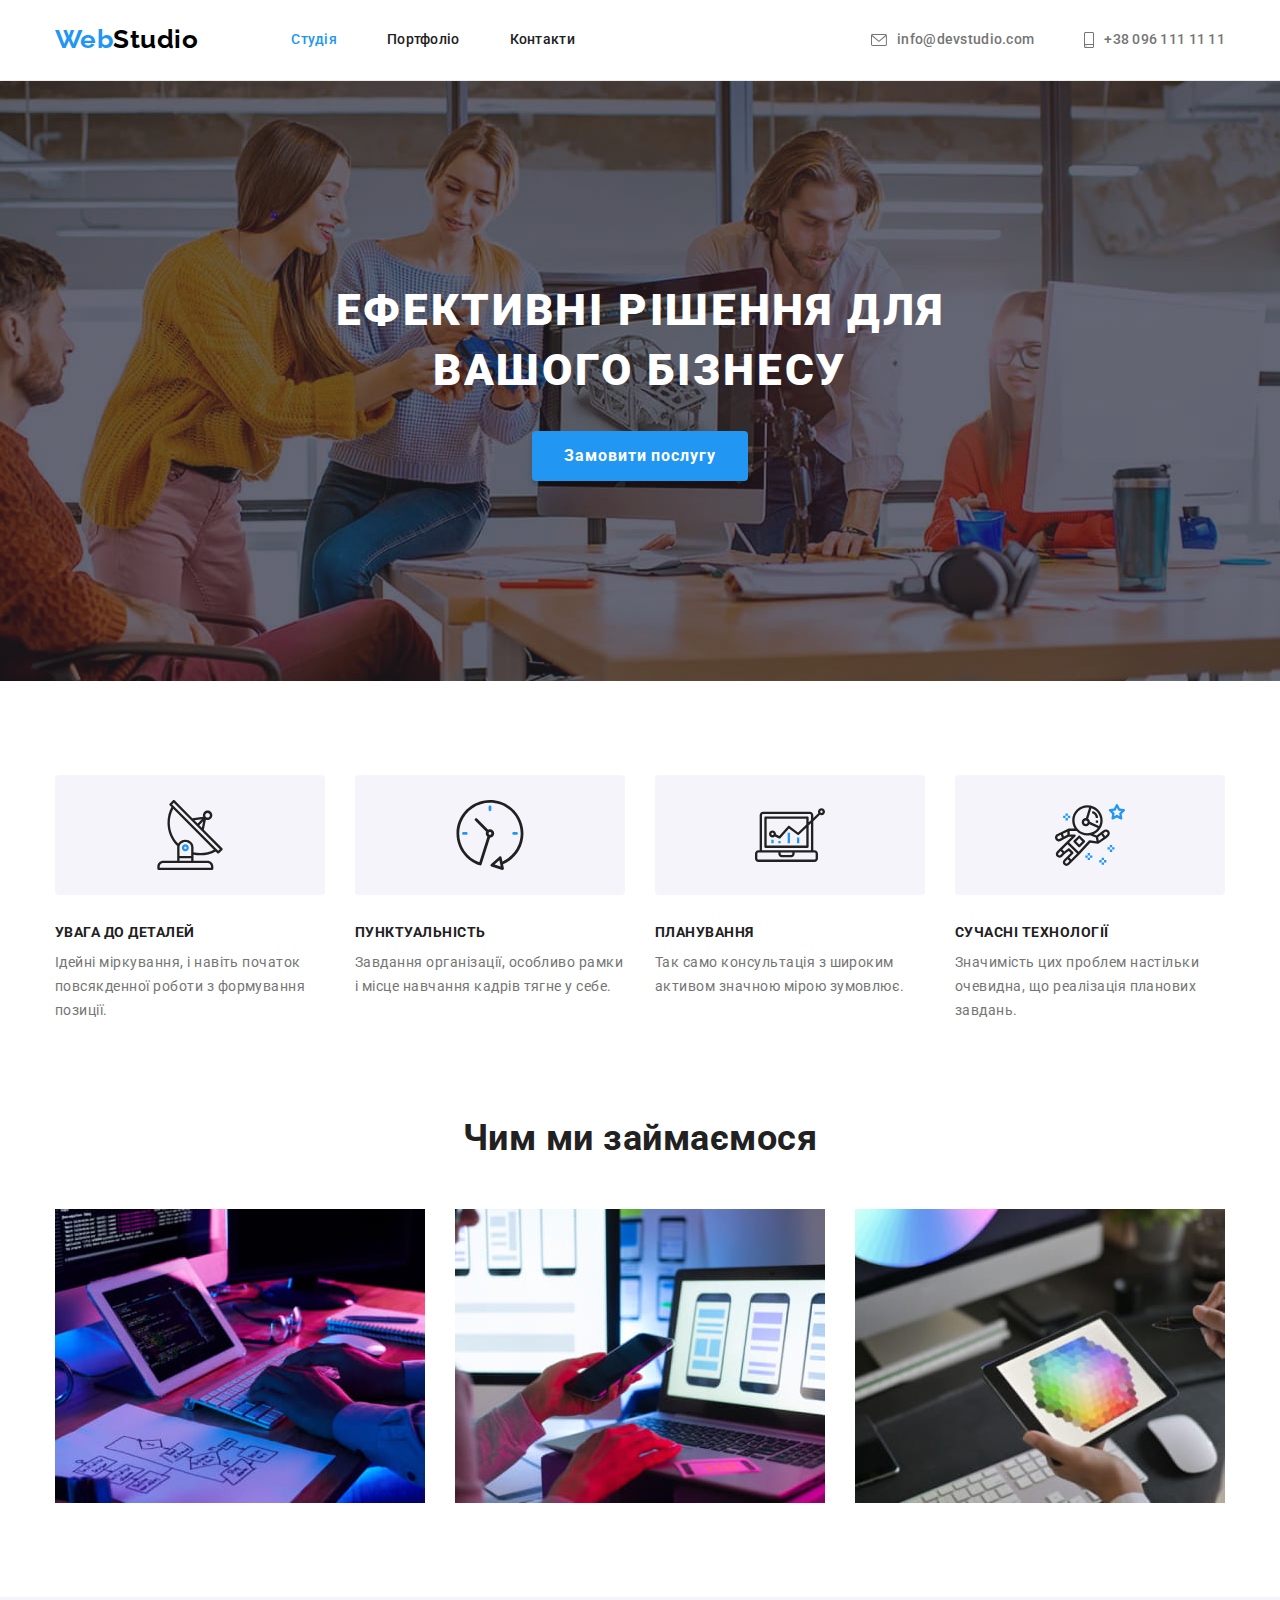
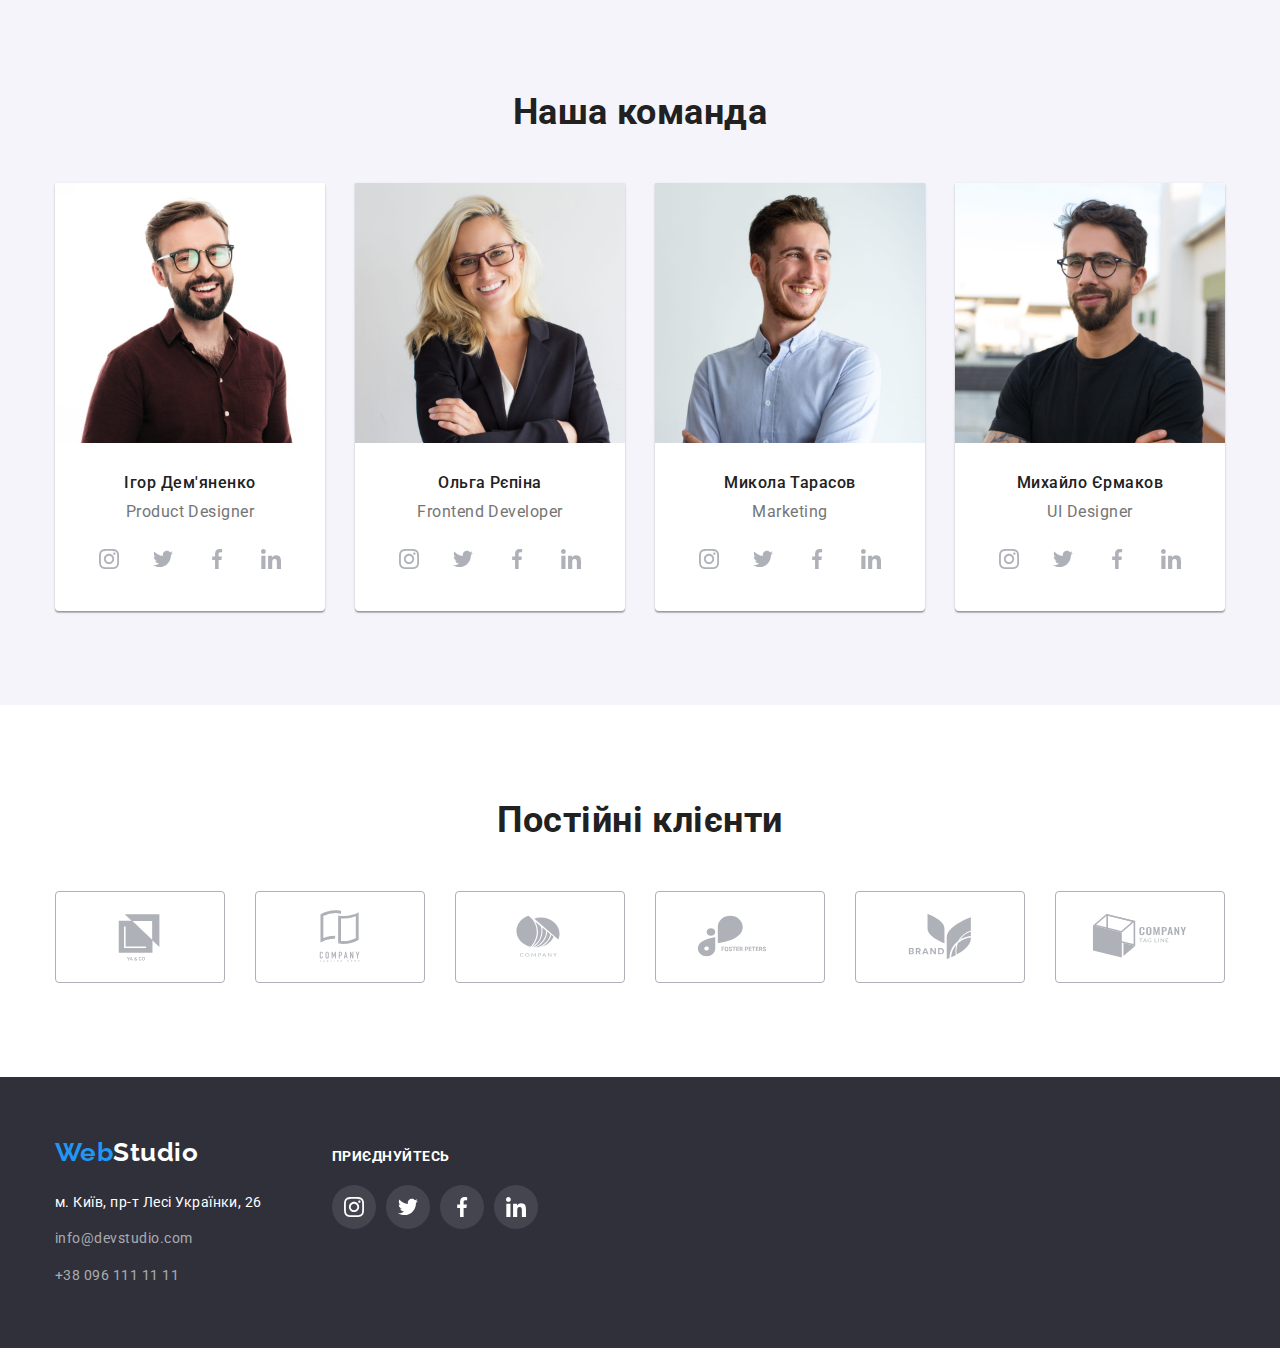
<file: index.html>
<!DOCTYPE html>
<html lang="uk">
  <head>
    <meta charset="UTF-8" />
    <meta http-equiv="X-UA-Compatible" content="IE=edge" />
    <meta name="viewport" content="width=device-width, initial-scale=1.0" />
    <title>Студія</title>
    <link
      href="https://fonts.googleapis.com/css2?family=Raleway:wght@700&family=Roboto:wght@400;500;700;900&display=swap"
      rel="stylesheet"
    />
    <link
      rel="stylesheet"
      href="https://cdnjs.cloudflare.com/ajax/libs/modern-normalize/1.1.0/modern-normalize.min.css"
    />
    <link rel="stylesheet" href="./css/styles.css" />
  </head>
  <body>
    <header class="header">
      <div class="container">
        <div class="main-nav">
          <nav class="site-nav">
            <a href="./index.html" class="logo">Web<span>Studio</span></a>
            <ul class="site-nav list">
              <li class="item">
                <a href="./index.html" class="link current">Студія</a>
              </li>
              <li class="item">
                <a href="./portfolio.html" class="link">Портфоліо</a>
              </li>
              <li class="item"><a href="#" class="link">Контакти</a></li>
            </ul>
          </nav>
          <ul class="auth-nav list">
            <li class="mail-item item">
              <a href="mailto:info@devstudio.com" class="auth-nav-link link">
                <svg class="mail-icon" width="16" height="12">
                  <use href="./images/symbol-defs.svg#icon-mail"></use>
                </svg>
                info@devstudio.com</a
              >
            </li>
            <li class="smartphone-item item">
              <a href="tel:+380961111111" class="auth-nav-link link">
                <svg class="smartphone-icon" width="10" height="16">
                  <use href="./images/symbol-defs.svg#icon-smartphone"></use>
                </svg>
                +38 096 111 11 11</a
              >
            </li>
          </ul>
        </div>
      </div>
    </header>
    <main>
      <section class="hero section">
        <div class="container">
          <h1 class="title">Ефективні рішення для вашого бізнесу</h1>
          <button type="button" class="button">Замовити послугу</button>
        </div>
      </section>
      <section class="features section">
        <div class="container">
          <h2 class="visually-hidden">Особливості</h2>
          <ul class="list">
            <li class="item">
              <div class="features-background">
                <svg class="features-icon" width="70" height="70">
                  <use href="./images/symbol-defs.svg#icon-antenna"></use>
                </svg>
              </div>

              <h3 class="title">УВАГА ДО ДЕТАЛЕЙ</h3>
              <p class="text">
                Ідейні міркування, і навіть початок повсякденної роботи з
                формування позиції.
              </p>
            </li>
            <li class="item">
              <div class="features-background">
                <svg class="features-icon" width="70" height="70">
                  <use href="./images/symbol-defs.svg#icon-clock"></use>
                </svg>
              </div>
              <h3 class="title">ПУНКТУАЛЬНІСТЬ</h3>
              <p class="text">
                Завдання організації, особливо рамки і місце навчання кадрів
                тягне у себе.
              </p>
            </li>
            <li class="item">
              <div class="features-background">
                <svg class="features-icon" width="70" height="70">
                  <use href="./images/symbol-defs.svg#icon-diagram"></use>
                </svg>
              </div>
              <h3 class="title">ПЛАНУВАННЯ</h3>
              <p class="text">
                Так само консультація з широким активом значною мірою зумовлює.
              </p>
            </li>
            <li class="item">
              <div class="features-background">
                <svg class="features-icon" width="70" height="70">
                  <use href="./images/symbol-defs.svg#icon-astronaut"></use>
                </svg>
              </div>
              <h3 class="title">СУЧАСНІ ТЕХНОЛОГІЇ</h3>
              <p class="text">
                Значимість цих проблем настільки очевидна, що реалізація
                планових завдань.
              </p>
            </li>
          </ul>
        </div>
      </section>
      <section class="examples section">
        <div class="container">
          <h2 class="title">Чим ми займаємося</h2>
          <ul class="list">
            <li class="item">
              <img src="./images/img-8.jpg" alt="Програмування" width="370" />
            </li>
            <li class="item">
              <img
                src="./images/img-2-2.jpg"
                alt="Розробка мобільних додатків"
                width="370"
              />
            </li>
            <li class="item">
              <img src="./images/img-3-2.jpg" alt="Веб-дизайн" width="370" />
            </li>
          </ul>
        </div>
      </section>
      <section class="team section">
        <div class="container">
          <h2 class="main-title">Наша команда</h2>
          <ul class="list">
            <li class="workers">
              <img
                class="photo"
                src="./images/img-4-2.jpg"
                alt="Член команди"
                width="270"
              />
              <h3 class="title">Ігор Дем'яненко</h3>
              <p lang="en" class="text">Product Designer</p>
              <ul class="social-link-list list">
                <li class="social-link-item">
                  <a class="social-link link" href="">
                    <svg class="social-link-icon" width="20" height="20">
                      <use href="./images/symbol-defs.svg#icon-instagram"></use>
                    </svg>
                  </a>
                </li>
                <li class="social-link-item">
                  <a class="social-link link" href="">
                    <svg class="social-link-icon" width="20" height="20">
                      <use href="./images/symbol-defs.svg#icon-twitter"></use>
                    </svg>
                  </a>
                </li>
                <li class="social-link-item">
                  <a class="social-link link" href="">
                    <svg class="social-link-icon" width="20" height="20">
                      <use href="./images/symbol-defs.svg#icon-facebook"></use>
                    </svg>
                  </a>
                </li>
                <li class="social-link-item">
                  <a class="social-link link" href="">
                    <svg class="social-link-icon" width="20" height="20">
                      <use href="./images/symbol-defs.svg#icon-linkedin"></use>
                    </svg>
                  </a>
                </li>
              </ul>
            </li>
            <li class="workers">
              <img
                class="photo"
                src="./images/img-5-2.jpg"
                alt="Член команди"
                width="270"
              />
              <h3 class="title">Ольга Рєпіна</h3>
              <p lang="en" class="text">Frontend Developer</p>
              <ul class="social-link-list list">
                <li class="social-link-item">
                  <a
                    class="social-link link"
                    href=""
                    target="_blank"
                    rel="noopener noreferrer"
                  >
                    <svg class="social-link-icon" width="20" height="20">
                      <use href="./images/symbol-defs.svg#icon-instagram"></use>
                    </svg>
                  </a>
                </li>
                <li class="social-link-item">
                  <a
                    class="social-link link"
                    href=""
                    target="_blank"
                    rel="noopener noreferrer"
                  >
                    <svg class="social-link-icon" width="20" height="20">
                      <use href="./images/symbol-defs.svg#icon-twitter"></use>
                    </svg>
                  </a>
                </li>
                <li class="social-link-item">
                  <a
                    class="social-link link"
                    href=""
                    target="_blank"
                    rel="noopener noreferrer"
                  >
                    <svg class="social-link-icon" width="20" height="20">
                      <use href="./images/symbol-defs.svg#icon-facebook"></use>
                    </svg>
                  </a>
                </li>
                <li class="social-link-item">
                  <a
                    class="social-link link"
                    href=""
                    target="_blank"
                    rel="noopener noreferrer"
                  >
                    <svg class="social-link-icon" width="20" height="20">
                      <use href="./images/symbol-defs.svg#icon-linkedin"></use>
                    </svg>
                  </a>
                </li>
              </ul>
            </li>
            <li class="workers">
              <img
                class="photo"
                src="./images/img-6-2.jpg"
                alt="Член команди"
                width="270"
              />
              <h3 class="title">Микола Тарасов</h3>
              <p lang="en" class="text">Marketing</p>
              <ul class="social-link-list list">
                <li class="social-link-item">
                  <a
                    class="social-link link"
                    href=""
                    target="_blank"
                    rel="noopener noreferrer"
                  >
                    <svg class="social-link-icon" width="20" height="20">
                      <use href="./images/symbol-defs.svg#icon-instagram"></use>
                    </svg>
                  </a>
                </li>
                <li class="social-link-item">
                  <a
                    class="social-link link"
                    href=""
                    target="_blank"
                    rel="noopener noreferrer"
                  >
                    <svg class="social-link-icon" width="20" height="20">
                      <use href="./images/symbol-defs.svg#icon-twitter"></use>
                    </svg>
                  </a>
                </li>
                <li class="social-link-item">
                  <a
                    class="social-link link"
                    href=""
                    target="_blank"
                    rel="noopener noreferrer"
                  >
                    <svg class="social-link-icon" width="20" height="20">
                      <use href="./images/symbol-defs.svg#icon-facebook"></use>
                    </svg>
                  </a>
                </li>
                <li class="social-link-item">
                  <a
                    class="social-link link"
                    href=""
                    target="_blank"
                    rel="noopener noreferrer"
                  >
                    <svg class="social-link-icon" width="20" height="20">
                      <use href="./images/symbol-defs.svg#icon-linkedin"></use>
                    </svg>
                  </a>
                </li>
              </ul>
            </li>
            <li class="workers">
              <img
                class="photo"
                src="./images/img-7-2.jpg"
                alt="Член команди"
                width="270"
              />
              <h3 class="title">Михайло Єрмаков</h3>
              <p lang="en" class="text">UI Designer</p>
              <ul class="social-link-list list">
                <li class="social-link-item">
                  <a
                    class="social-link link"
                    href=""
                    target="_blank"
                    rel="noopener noreferrer"
                  >
                    <svg class="social-link-icon" width="20" height="20">
                      <use href="./images/symbol-defs.svg#icon-instagram"></use>
                    </svg>
                  </a>
                </li>
                <li class="social-link-item">
                  <a
                    class="social-link link"
                    href=""
                    target="_blank"
                    rel="noopener noreferrer"
                  >
                    <svg class="social-link-icon" width="20" height="20">
                      <use href="./images/symbol-defs.svg#icon-twitter"></use>
                    </svg>
                  </a>
                </li>
                <li class="social-link-item">
                  <a
                    class="social-link link"
                    href=""
                    target="_blank"
                    rel="noopener noreferrer"
                  >
                    <svg class="social-link-icon" width="20" height="20">
                      <use href="./images/symbol-defs.svg#icon-facebook"></use>
                    </svg>
                  </a>
                </li>
                <li class="social-link-item">
                  <a
                    class="social-link link"
                    href=""
                    target="_blank"
                    rel="noopener noreferrer"
                  >
                    <svg class="social-link-icon" width="20" height="20">
                      <use href="./images/symbol-defs.svg#icon-linkedin"></use>
                    </svg>
                  </a>
                </li>
              </ul>
            </li>
          </ul>
        </div>
      </section>
      <section class="clients section">
        <div class="container">
          <h2 class="clients-title">Постійні клієнти</h2>
          <ul class="clients-list list">
            <li class="clients-item">
              <a
                class="clients-link link"
                href=""
                target="_blank"
                rel="noopener noreferrer"
              >
                <svg class="clients-logo" width="106" height="60">
                  <use href="./images/symbol-defs.svg#icon-Logo"></use></svg
              ></a>
            </li>
            <li class="clients-item">
              <a
                class="clients-link link"
                href=""
                target="_blank"
                rel="noopener noreferrer"
              >
                <svg class="clients-logo" width="106" height="60">
                  <use href="./images/symbol-defs.svg#icon-Logo-2"></use></svg
              ></a>
            </li>
            <li class="clients-item">
              <a class="clients-link link" href=""
                ><svg class="clients-logo" width="106" height="60">
                  <use href="./images/symbol-defs.svg#icon-Logo-3"></use></svg
              ></a>
            </li>
            <li class="clients-item">
              <a
                class="clients-link link"
                href=""
                target="_blank"
                rel="noopener noreferrer"
              >
                <svg class="clients-logo" width="106" height="60">
                  <use href="./images/symbol-defs.svg#icon-Logo-4"></use></svg
              ></a>
            </li>
            <li class="clients-item">
              <a
                class="clients-link link"
                href=""
                target="_blank"
                rel="noopener noreferrer"
              >
                <svg class="clients-logo" width="106" height="60">
                  <use href="./images/symbol-defs.svg#icon-Logo-5"></use></svg
              ></a>
            </li>
            <li class="clients-item">
              <a
                class="clients-link link"
                href=""
                target="_blank"
                rel="noopener noreferrer"
              >
                <svg class="clients-logo" width="106" height="60">
                  <use href="./images/symbol-defs.svg#icon-Logo-6"></use></svg
              ></a>
            </li>
          </ul>
        </div>
      </section>
    </main>
    <footer class="footer">
      <div class="container footer-wrapper">
        <div class="footer-container">
          <a href="./index.html" class="logo logo-footer"
            >Web<span>Studio</span></a
          >
          <address>
            <ul class="list">
              <li class="footer-item item">
                <a
                  href="https://goo.gl/maps/CPtrU1FHBa2aNyZL9"
                  target="_blank"
                  rel="noopener noreferrer"
                  class="adress"
                  >м. Київ, пр-т Лесі Українки, 26
                </a>
              </li>
              <li class="footer-item item">
                <a href="mailto:info@devstudio.com" class="link"
                  >info@devstudio.com</a
                >
              </li>
              <li class="footer-item item">
                <a href="tel:+380961111111" class="link">+38 096 111 11 11</a>
              </li>
            </ul>
          </address>
        </div>
        <div class="footer-action">
          <p class="action-title">приєднуйтесь</p>
          <ul class="action-list list">
            <li class="action-item item">
              <a
                href=""
                target="_blank"
                rel="noopener noreferrer"
                class="action-link link"
              >
                <svg class="action-icon" width="20" height="20">
                  <use href="./images/symbol-defs.svg#icon-instagram"></use>
                </svg>
              </a>
            </li>
            <li class="action-item">
              <a
                href=""
                target="_blank"
                rel="noopener noreferrer"
                class="action-link link"
              >
                <svg class="action-icon" width="20" height="20">
                  <use href="./images/symbol-defs.svg#icon-twitter"></use>
                </svg>
              </a>
            </li>
            <li class="action-item">
              <a
                href=""
                target="_blank"
                rel="noopener noreferrer"
                class="action-link link"
              >
                <svg class="action-icon" width="20" height="20">
                  <use href="./images/symbol-defs.svg#icon-facebook"></use>
                </svg>
              </a>
            </li>
            <li class="action-item">
              <a
                href=""
                target="_blank"
                rel="noopener noreferrer"
                class="action-link link"
              >
                <svg class="action-icon" width="20" height="20">
                  <use href="./images/symbol-defs.svg#icon-linkedin"></use>
                </svg>
              </a>
            </li>
          </ul>
        </div>
      </div>
    </footer>
  </body>
</html>
</file>
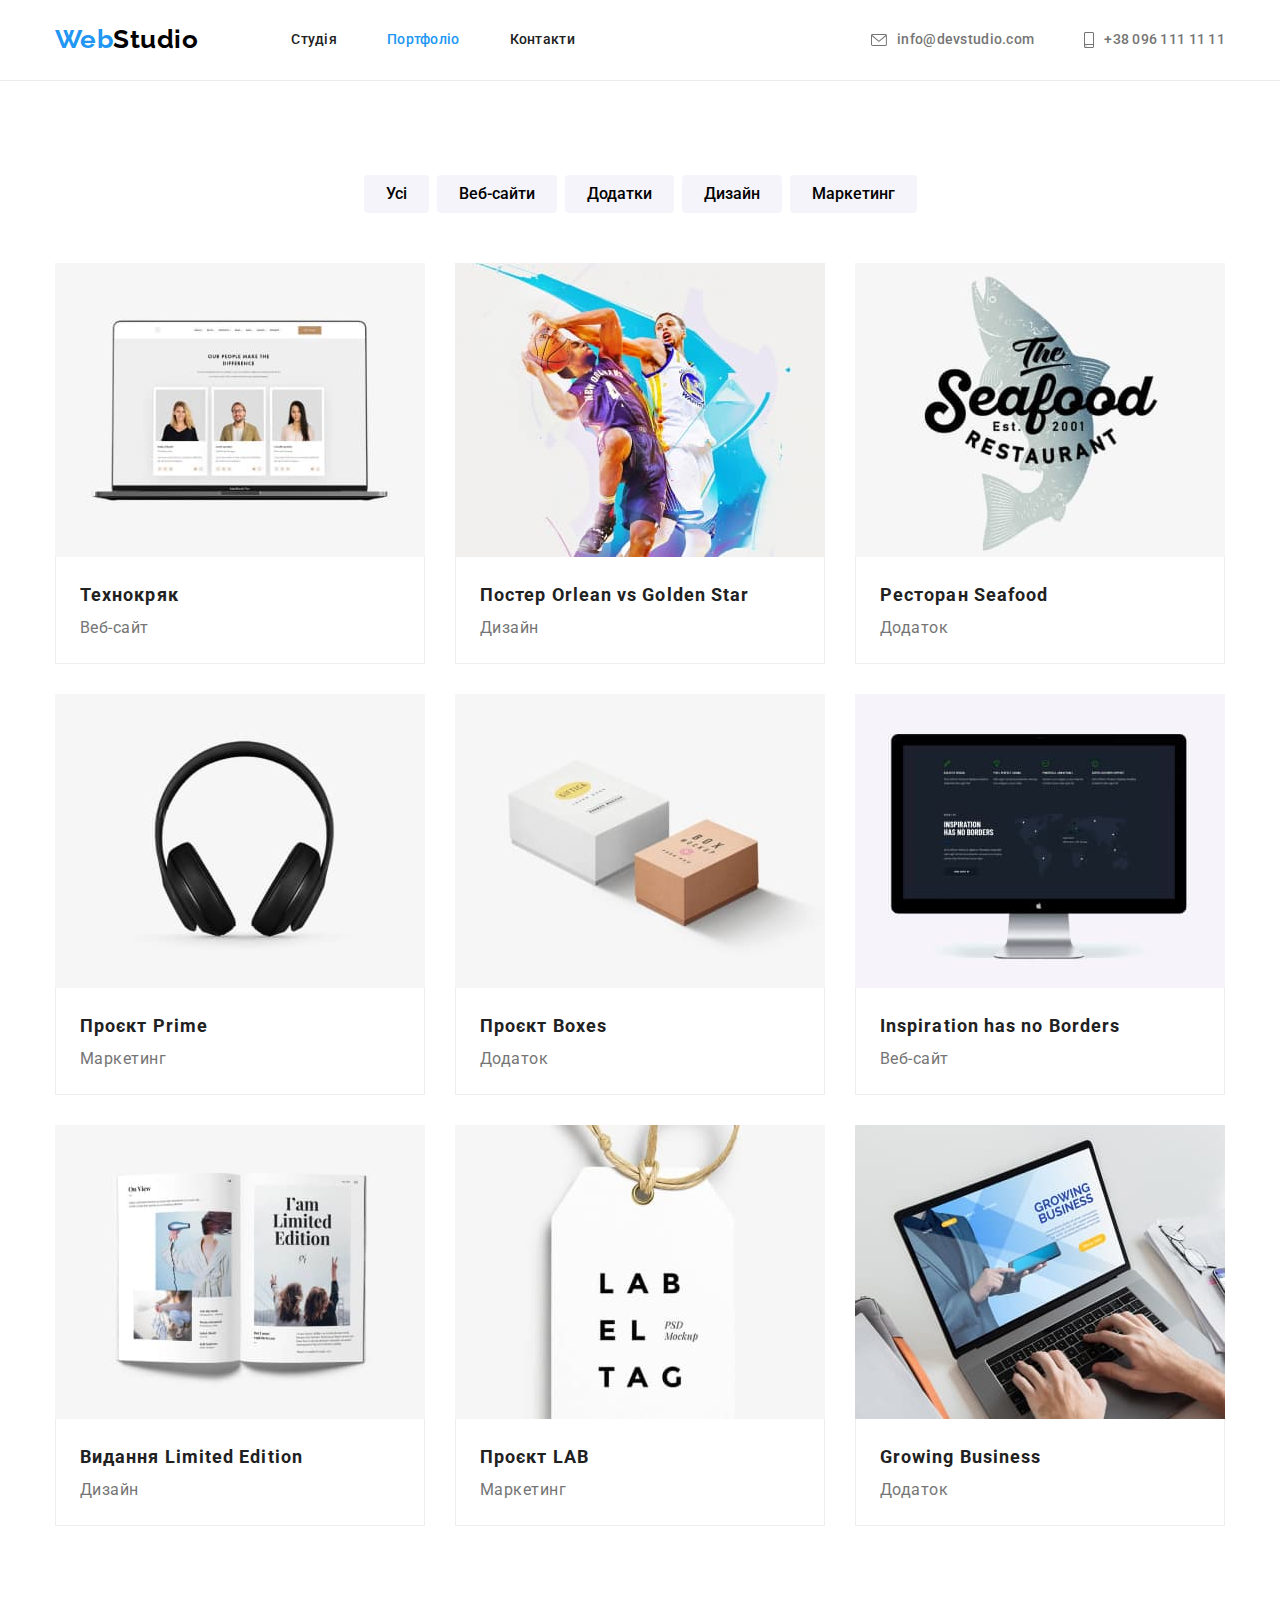
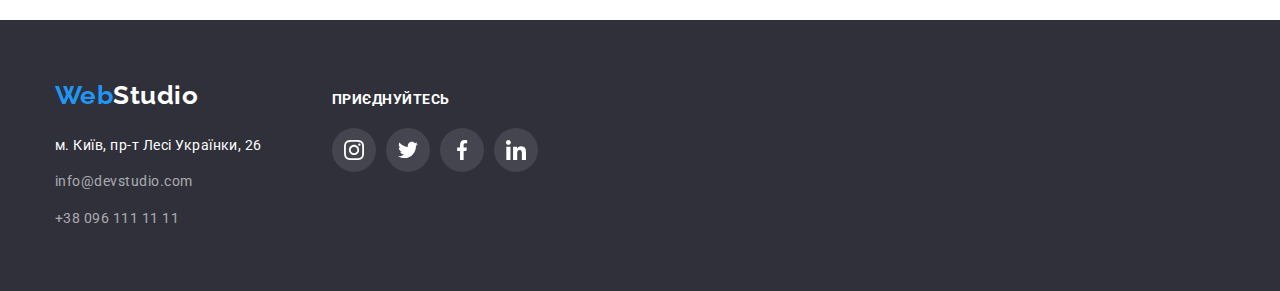
<file: portfolio.html>
<!DOCTYPE html>
<html lang="uk">
  <head>
    <meta charset="UTF-8" />
    <meta http-equiv="X-UA-Compatible" content="IE=edge" />
    <meta name="viewport" content="width=device-width, initial-scale=1.0" />
    <title>Студія</title>
    <link
      href="https://fonts.googleapis.com/css2?family=Raleway:wght@700&family=Roboto:wght@400;500;700;900&display=swap"
      rel="stylesheet"
    />
    <link
      rel="stylesheet"
      href="https://cdnjs.cloudflare.com/ajax/libs/modern-normalize/1.1.0/modern-normalize.min.css"
    />
    <link rel="stylesheet" href="./css/styles.css" />
  </head>
  <body>
    <header class="header">
      <div class="container">
        <div class="main-nav">
          <nav class="site-nav">
            <a href="./index.html" class="logo">Web<span>Studio</span></a>
            <ul class="site-nav list">
              <li class="item">
                <a href="./index.html" class="link">Студія</a>
              </li>
              <li class="item">
                <a href="./portfolio.html" class="link current">Портфоліо</a>
              </li>
              <li class="item"><a href="#" class="link">Контакти</a></li>
            </ul>
          </nav>
          <ul class="auth-nav list">
            <li class="mail-item item">
              <a href="mailto:info@devstudio.com" class="auth-nav-link link">
                <svg class="mail-icon" width="16" height="12">
                  <use href="./images/symbol-defs.svg#icon-mail"></use>
                </svg>
                info@devstudio.com</a
              >
            </li>
            <li class="smartphone-item item">
              <a href="tel:+380961111111" class="auth-nav-link link">
                <svg class="smartphone-icon" width="10" height="16">
                  <use href="./images/symbol-defs.svg#icon-smartphone"></use>
                </svg>
                +38 096 111 11 11</a
              >
            </li>
          </ul>
        </div>
      </div>
    </header>
    <main>
      <section class="portfolio section">
        <div class="container">
          <h1 class="visually-hidden">Наші роботи</h1>
          <ul class="list button-list">
            <li class="item">
              <button type="button" class="filter-button">Усі</button>
            </li>
            <li class="item">
              <button type="button" class="filter-button">Веб-сайти</button>
            </li>
            <li class="item">
              <button type="button" class="filter-button">Додатки</button>
            </li>
            <li class="item">
              <button type="button" class="filter-button">Дизайн</button>
            </li>
            <li class="item">
              <button type="button" class="filter-button">Маркетинг</button>
            </li>
          </ul>
          <ul class="list portfolio-list">
            <li class="portfolio-card">
              <a href="#" class="portfolio-link link">
                <img src="./images/portfolio1.jpg" alt="Проект" width="370" />
                <div class="portfolio-border">
                  <h2 class="title">Технокряк</h2>
                  <p class="text">Веб-сайт</p>
                </div>
              </a>
            </li>
            <li class="portfolio-card">
              <a href="#" class="portfolio-link link">
                <img src="./images/portfolio2.jpg" alt="Проект" width="370" />
                <div class="portfolio-border">
                  <h2 class="title">
                    Постер <span lang="en"> Orlean vs Golden Star</span>
                  </h2>
                  <p class="text">Дизайн</p>
                </div>
              </a>
            </li>
            <li class="portfolio-card">
              <a href="#" class="portfolio-link link">
                <img src="./images/portfolio3.jpg" alt="Проект" width="370" />
                <div class="portfolio-border">
                  <h2 class="title">Ресторан <span lang="en">Seafood</span></h2>
                  <p class="text">Додаток</p>
                </div>
              </a>
            </li>
            <li class="portfolio-card">
              <a href="#" class="portfolio-link link">
                <img src="./images/portfolio4.jpg" alt="Проект" width="370" />
                <div class="portfolio-border">
                  <h2 class="title">Проєкт <span lang="en">Prime</span></h2>
                  <p class="text">Маркетинг</p>
                </div>
              </a>
            </li>
            <li class="portfolio-card">
              <a href="#" class="portfolio-link link">
                <img src="./images/portfolio5.jpg" alt="Проект" width="370" />
                <div class="portfolio-border">
                  <h2 class="title">Проєкт <span lang="en">Boxes</span></h2>
                  <p class="text">Додаток</p>
                </div>
              </a>
            </li>
            <li class="portfolio-card">
              <a href="#" class="portfolio-link link">
                <img src="./images/portfolio6.jpg" alt="Проект" width="370" />
                <div class="portfolio-border">
                  <h2 lang="en" class="title">Inspiration has no Borders</h2>
                  <p class="text">Веб-сайт</p>
                </div>
              </a>
            </li>
            <li class="portfolio-card">
              <a href="#" class="portfolio-link link">
                <img src="./images/portfolio7.jpg" alt="Проект" width="370" />
                <div class="portfolio-border">
                  <h2 class="title">
                    Видання <span lang="en">Limited Edition</span>
                  </h2>
                  <p class="text">Дизайн</p>
                </div>
              </a>
            </li>
            <li class="portfolio-card">
              <a href="#" class="portfolio-link link">
                <img src="./images/portfolio8.jpg" alt="Проект" width="370" />
                <div class="portfolio-border">
                  <h2 class="title">Проєкт <span lang="en">LAB</span></h2>
                  <p class="text">Маркетинг</p>
                </div>
              </a>
            </li>
            <li class="portfolio-card">
              <a href="#" class="portfolio-link link">
                <img src="./images/portfolio9.jpg" alt="Проект" width="370" />
                <div class="portfolio-border">
                  <h2 lang="en" class="title">Growing Business</h2>
                  <p class="text">Додаток</p>
                </div>
              </a>
            </li>
          </ul>
        </div>
      </section>
    </main>
    <footer class="footer">
      <div class="container footer-wrapper">
        <div class="footer-container">
          <a href="./index.html" class="logo logo-footer"
            >Web<span>Studio</span></a
          >
          <address>
            <ul class="list">
              <li class="footer-item item">
                <a
                  href="https://goo.gl/maps/CPtrU1FHBa2aNyZL9"
                  target="_blank"
                  rel="noopener noreferrer"
                  class="adress"
                  >м. Київ, пр-т Лесі Українки, 26
                </a>
              </li>
              <li class="footer-item item">
                <a href="mailto:info@devstudio.com" class="link"
                  >info@devstudio.com</a
                >
              </li>
              <li class="footer-item item">
                <a href="tel:+380961111111" class="link">+38 096 111 11 11</a>
              </li>
            </ul>
          </address>
        </div>
        <div class="footer-action">
          <p class="action-title">приєднуйтесь</p>
          <ul class="action-list list">
            <li class="action-item item">
              <a
                href=""
                target="_blank"
                rel="noopener noreferrer"
                class="action-link link"
              >
                <svg class="action-icon" width="20" height="20">
                  <use href="./images/symbol-defs.svg#icon-instagram"></use>
                </svg>
              </a>
            </li>
            <li class="action-item">
              <a
                href=""
                target="_blank"
                rel="noopener noreferrer"
                class="action-link link"
              >
                <svg class="action-icon" width="20" height="20">
                  <use href="./images/symbol-defs.svg#icon-twitter"></use>
                </svg>
              </a>
            </li>
            <li class="action-item">
              <a
                href=""
                target="_blank"
                rel="noopener noreferrer"
                class="action-link link"
              >
                <svg class="action-icon" width="20" height="20">
                  <use href="./images/symbol-defs.svg#icon-facebook"></use>
                </svg>
              </a>
            </li>
            <li class="action-item">
              <a
                href=""
                target="_blank"
                rel="noopener noreferrer"
                class="action-link link"
              >
                <svg class="action-icon" width="20" height="20">
                  <use href="./images/symbol-defs.svg#icon-linkedin"></use>
                </svg>
              </a>
            </li>
          </ul>
        </div>
      </div>
    </footer>
  </body>
</html>
</file>
<file: css/styles.css>
/* основной цвет текста; #212121
вторичный цвет  #757575
акцент #2196F3
черный цвет лого #000000
белый цвет #FFFFFF
белый с прозрачностью rgba(255, 255, 255, 0.6);
background dark: #2F303A
background primary: #F5F5F5
/* background secondary:#F5F4FA  */

:root {
  --primary-color: #212121;
  --text-color: #757575;
  --accent: #2196f3;
  --logo-color: #000000;
  --white-color: #ffffff;
  --white-transparent: rgba(255, 255, 255, 0.6);
  --background-primary: #f5f5f5;
  --background-secondary: #f5f4fa;
  --background-dark: #2f303a;
  --border-color: #ececec;
}
html {
  box-sizing: border-box;
}

body {
  background-color: var(--white-color);
  color: var(--primary-color);
  font-family: "Roboto", sans-serif;

  line-height: 1.71;
  letter-spacing: 0.03em;
}
h1,
h2,
h3,
h4,
p,
ul,
li {
  margin: 0;
  padding: 0;
}
img {
  display: block;
}
.list {
  list-style: none;
}
.link {
  text-decoration: none;
}
.header {
  background-color: var(--white-color);
  border-bottom: 1px solid var(--border-color);
}

.logo {
  margin-right: 93px;
  padding-top: 24px;
  padding-bottom: 25px;
  color: var(--accent);
  text-decoration: none;
  font-family: "Raleway", sans-serif;
  font-weight: 700;
  font-size: 26px;
  line-height: 1.19;
}

.logo > span {
  color: var(--logo-color);
}
.container {
  width: 1200px;
  margin: 0 auto;
  padding-left: 15px;
  padding-right: 15px;
}
.section {
  padding-top: 94px;
  padding-bottom: 94px;
}
.main-nav {
  display: flex;
  align-items: center;
}
.site-nav {
  display: flex;
}
.site-nav .item:not(:last-child) {
  margin-right: 50px;
}

.site-nav .link {
  display: block;
  padding-top: 32px;
  padding-bottom: 32px;
  color: var(--primary-color);
  font-weight: 500;
  font-size: 14px;
  line-height: 1.14;
  letter-spacing: 0.02em;
}
.site-nav .link:hover,
.site-nav .link:focus {
  color: var(--accent);
}
.site-nav .link.current {
  color: var(--accent);
}
.auth-nav {
  display: flex;
  /* align-items: center; */
  margin-left: auto;
}
.auth-nav .item + .item {
  margin-left: 50px;
}
.auth-nav-link {
  display: flex;
  align-items: center;
  padding-top: 32px;
  padding-bottom: 32px;
  color: var(--text-color);
  font-weight: 500;
  font-size: 14px;
  line-height: 1.14;
  letter-spacing: 0.02em;
}
.mail-icon {
  fill: currentColor;
  margin-right: 10px;
}
.smartphone-icon {
  fill: currentColor;
  margin-right: 10px;
}
.auth-nav-link:hover,
.auth-nav-link:focus {
  color: var(--accent);
}

.smartphone-item:hover .smartphone-icon,
.smartphone-item:focus .smartphone-icon {
  fill: var(--accent);
}

.hero {
  max-width: 1600px;
  margin: 0 auto;

  background-color: #c4c4c4;
  background-image: linear-gradient(
      rgba(47, 48, 58, 0.4),
      rgba(47, 48, 58, 0.4)
    ),
    url(../images/bcg-img.jpg);
  background-repeat: no-repeat;
  background-position: center;
  background-size: cover;
  padding-top: 200px;
  padding-bottom: 200px;
}

.hero .title {
  margin: 0 auto;
  margin-bottom: 30px;
  max-width: 696px;

  color: var(--white-color);
  font-weight: 900;
  font-size: 44px;
  line-height: 1.36;
  text-align: center;
  letter-spacing: 0.06em;
  text-transform: uppercase;
}
.button {
  display: block;
  border-radius: 4px;
  border: none;
  box-shadow: 0px 4px 4px rgba(0, 0, 0, 0.15);
  padding: 10px 32px;
  min-width: 216px;
  margin: 0 auto;

  color: var(--white-color);
  background-color: var(--accent);
  font-family: inherit;
  font-weight: 700;
  font-size: 16px;
  line-height: 1.88;
  letter-spacing: 0.06em;
  cursor: pointer;
}
.button:hover,
.button:focus {
  background-color: #188ce8;
}
.visually-hidden {
  position: absolute;
  width: 1px;
  height: 1px;
  margin: -1px;
  border: 0;
  padding: 0;

  white-space: nowrap;
  clip-path: inset(100%);
  clip: rect(0 0 0 0);
  overflow: hidden;
}
.features .list {
  display: flex;
}
.features .item {
  max-width: 270px;
  margin-right: 30px;
}
.features .item:last-child {
  margin-right: 0;
}
.features .title {
  margin-bottom: 10px;
  font-weight: 700;
  font-size: 14px;
  line-height: 1.14;
  text-transform: uppercase;
}
.features .text {
  color: var(--text-color);
  font-size: 14px;
}

.features-background {
  display: flex;
  justify-content: center;
  align-items: center;
  width: 270px;
  height: 120px;
  border-radius: 4px;
  background-color: #f5f4fa;
  background-size: cover;
  margin-bottom: 30px;
}

.examples.section {
  padding-top: 0;
}
.examples .list {
  display: flex;
}
.examples .item:not(:last-child) {
  margin-right: 30px;
}
.examples .title {
  margin-bottom: 50px;
  text-align: center;
  font-weight: 700;
  font-size: 36px;
  line-height: 1.17;
}
.team {
  background-color: var(--background-secondary);
  text-align: center;
}
.team .list {
  display: flex;
}
.team .main-title {
  margin-bottom: 50px;
  font-weight: 700;
  font-size: 36px;
  line-height: 1.17;
}
.team .workers {
  background-color: var(--white-color);
}
.team .workers:not(:last-child) {
  margin-right: 30px;
}
.workers {
  box-shadow: 0px 1px 3px rgba(0, 0, 0, 0.12), 0px 1px 1px rgba(0, 0, 0, 0.14),
    0px 2px 1px rgba(0, 0, 0, 0.2);
  border-radius: 0px 0px 4px 4px;
}
.workers .photo {
  margin-bottom: 30px;
}
.workers .title {
  margin-bottom: 10px;
}
.workers .text {
  margin-bottom: 16px;
}
.team .title {
  font-weight: 500;
  font-size: 16px;
  line-height: 1.19;
}
.team .text {
  color: var(--text-color);
  font-size: 16px;
  line-height: 1.19;
}
.social-link-list {
  display: flex;
  gap: 10px;
  justify-content: center;
  padding-bottom: 30px;
}
.social-link-item {
  width: 44px;
  height: 44px;
}
.social-link {
  display: flex;
  justify-content: center;
  align-items: center;
  width: 100%;
  height: 100%;

  border-radius: 50%;

  color: #afb1b8;
}

.social-link-icon {
  fill: currentColor;
}

.social-link:hover,
.social-link:focus {
  background-color: var(--accent);
  color: var(--white-color);
}
/* .social-link:hover .social-link-icon,
.social-link:focus .social-link-icon {
  fill: #ffffff;
} */
.clients-title {
  margin-bottom: 50px;
  text-align: center;
  font-weight: 700;
  font-size: 36px;
  line-height: 1.17;
}
.clients-list {
  display: flex;
  gap: 30px;
}

.clients-item {
  /* display: flex;
  justify-content: center;
  align-items: center; */
  width: 170px;
  height: 92px;

  /* border: 1px solid #afb1b8;
  border-radius: 4px;
  cursor: pointer; */
}
.clients-link {
  display: flex;
  justify-content: center;
  align-items: center;
  width: 100%;
  height: 100%;
  border: 1px solid #afb1b8;
  border-radius: 4px;
  cursor: pointer;
}

.clients-logo {
  fill: #afb1b8;
}

.clients-link:hover,
.clients-link:focus {
  border-color: var(--accent);
}
.clients-link:hover .clients-logo,
.clients-link:focus .clients-logo {
  fill: var(--accent);
}
.footer-wrapper {
  display: flex;
  align-items: baseline;
}
.footer {
  background-color: var(--background-dark);
  padding-top: 60px;
  padding-bottom: 60px;
}
.footer .logo-footer {
  padding-bottom: 0;
  padding-top: 0;
  display: inline-block;
  margin-bottom: 20px;
  margin-right: 0;
}
.logo-footer > span {
  color: var(--white-color);
}

.footer .link {
  color: var(--white-transparent);
  font-size: 14px;
  font-style: normal;
}
.footer .link:hover,
.footer .link:focus {
  color: var(--accent);
}
.footer .adress {
  color: var(--white-color);
  font-size: 14px;
  text-decoration: none;
  font-style: normal;
}
.adress:hover,
.adress:focus {
  color: var(--accent);
}
.footer-item:not(:last-child) {
  margin-bottom: 9px;
}
.footer-action {
  margin-left: 70px;
  width: 206px;
}
.action-title {
  font-weight: 700;
  font-size: 14px;
  line-height: 1.14;
  text-transform: uppercase;
  color: var(--white-color);
  max-width: 116px;

  margin-bottom: 20px;
  /* 
  padding-top: 12px; */
}
.action-list {
  display: flex;
  gap: 10px;
}

.action-item {
  margin-bottom: 0;

  width: 44px;
  height: 44px;
}
.action-link {
  display: flex;
  justify-content: center;
  align-items: center;
  width: 100%;
  height: 100%;
  border-radius: 50%;
  background-color: rgba(255, 255, 255, 0.1);

  cursor: pointer;
}
.action-icon {
  fill: var(--white-color);
}
.action-link:hover,
.action-link:focus {
  background-color: var(--accent);
}
.portfolio {
  background-color: var(--white-color);
}
.button-list {
  display: flex;
  margin-bottom: 50px;
  justify-content: center;
}

.button-list .item:not(:last-child) {
  margin-right: 8px;
}
.portfolio .filter-button {
  display: inline-block;
  border-radius: 4px;
  border: none;
  padding: 6px 22px;

  font-family: inherit;
  background-color: var(--background-secondary);
  font-weight: 500;
  font-size: 16px;
  line-height: 1.62;
  cursor: pointer;
}

.portfolio .filter-button:hover,
.portfolio .filter-button:focus {
  background-color: var(--accent);
  color: var(--white-color);
  box-shadow: 0px 3px 1px rgba(0, 0, 0, 0.1), 0px 1px 2px rgba(0, 0, 0, 0.08),
    0px 2px 2px rgba(0, 0, 0, 0.12);
}

.portfolio-card .title {
  color: var(--primary-color);
  font-weight: 700;
  font-size: 18px;
  line-height: 2;
  letter-spacing: 0.06em;
}
.portfolio-card .text {
  color: var(--text-color);
  line-height: 1.88;
}
.portfolio-list {
  display: flex;
  flex-wrap: wrap;
  gap: 30px;
}
.portfolio-card {
  flex-basis: calc(100% / 3 - 30px);
}
.portfolio-border {
  border: 1px solid #eeeeee;
  border-top: none;
  padding: 20px 24px;
}
.portfolio-link {
  display: block;
}
.portfolio-link:hover,
.portfolio-link:focus {
  box-shadow: 0px 1px 1px rgba(0, 0, 0, 0.12), 0px 4px 4px rgba(0, 0, 0, 0.06),
    1px 4px 6px rgba(0, 0, 0, 0.16);
}
</file>
